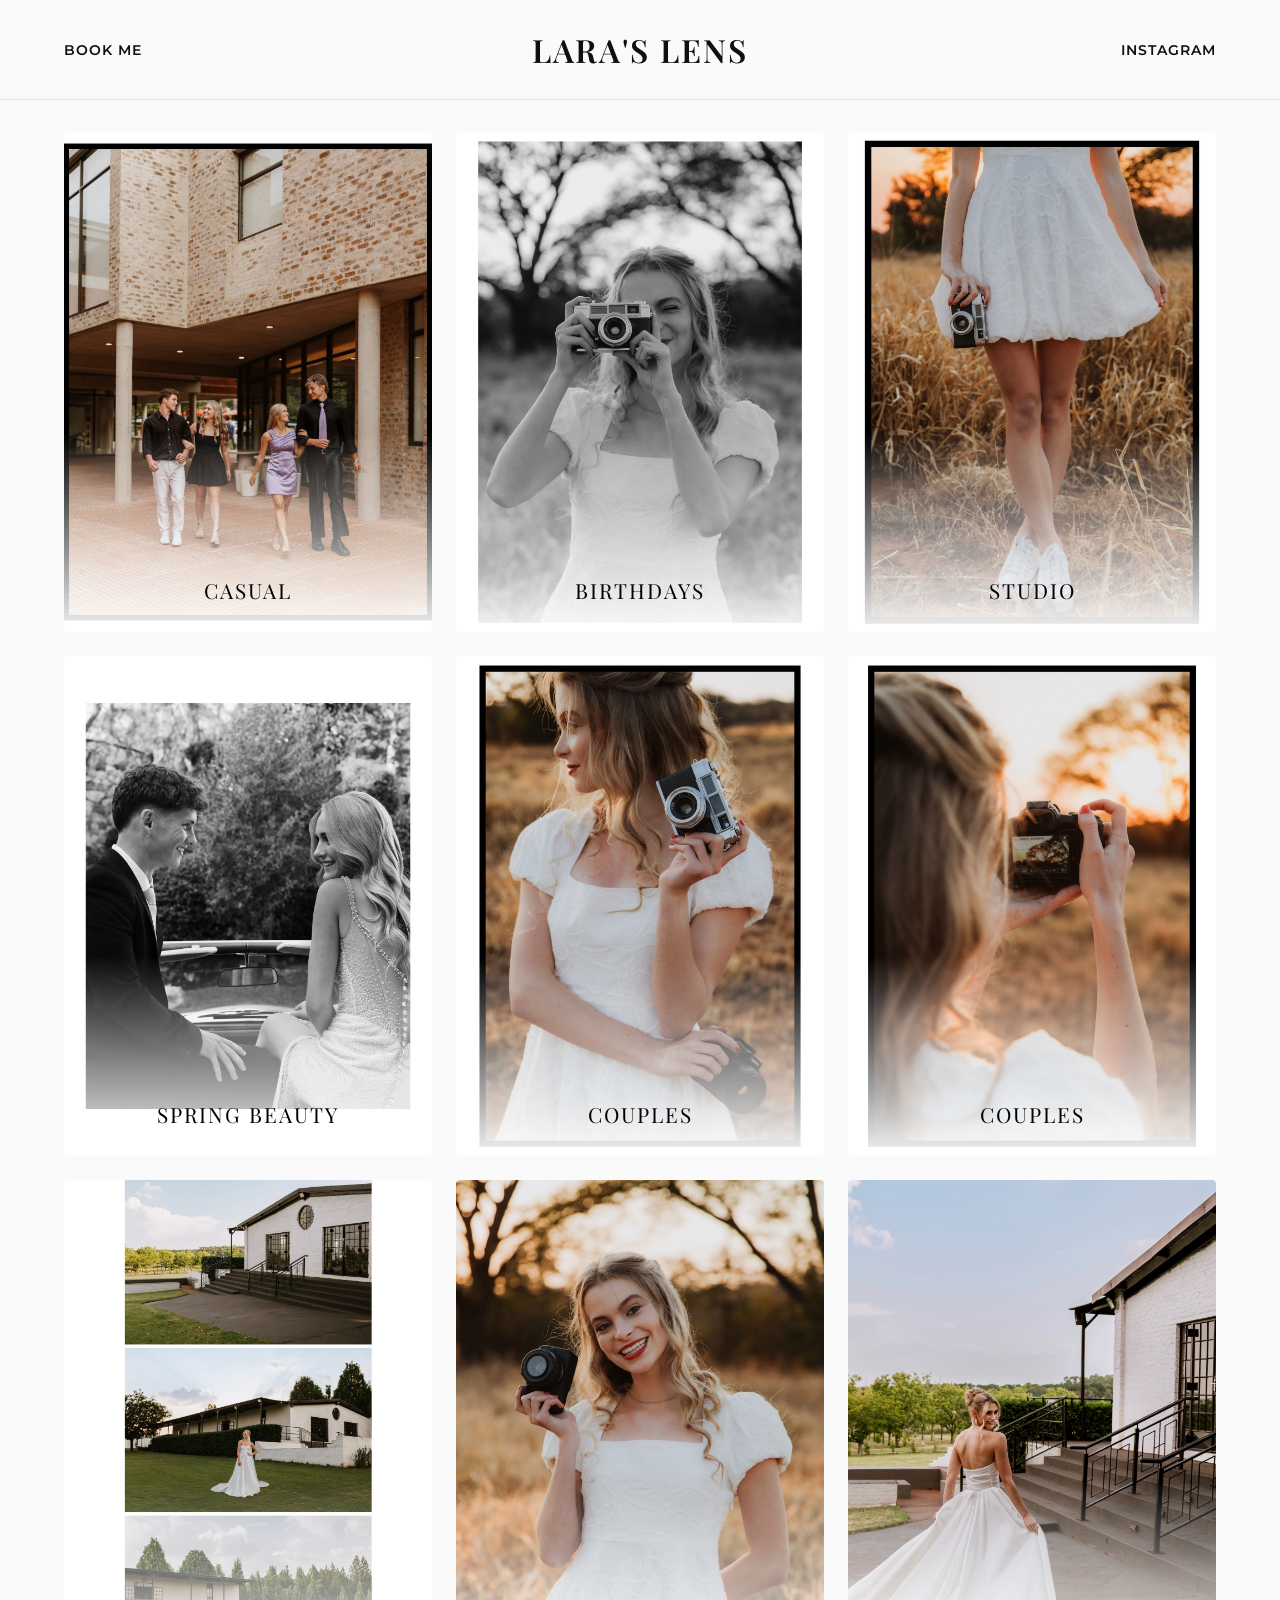
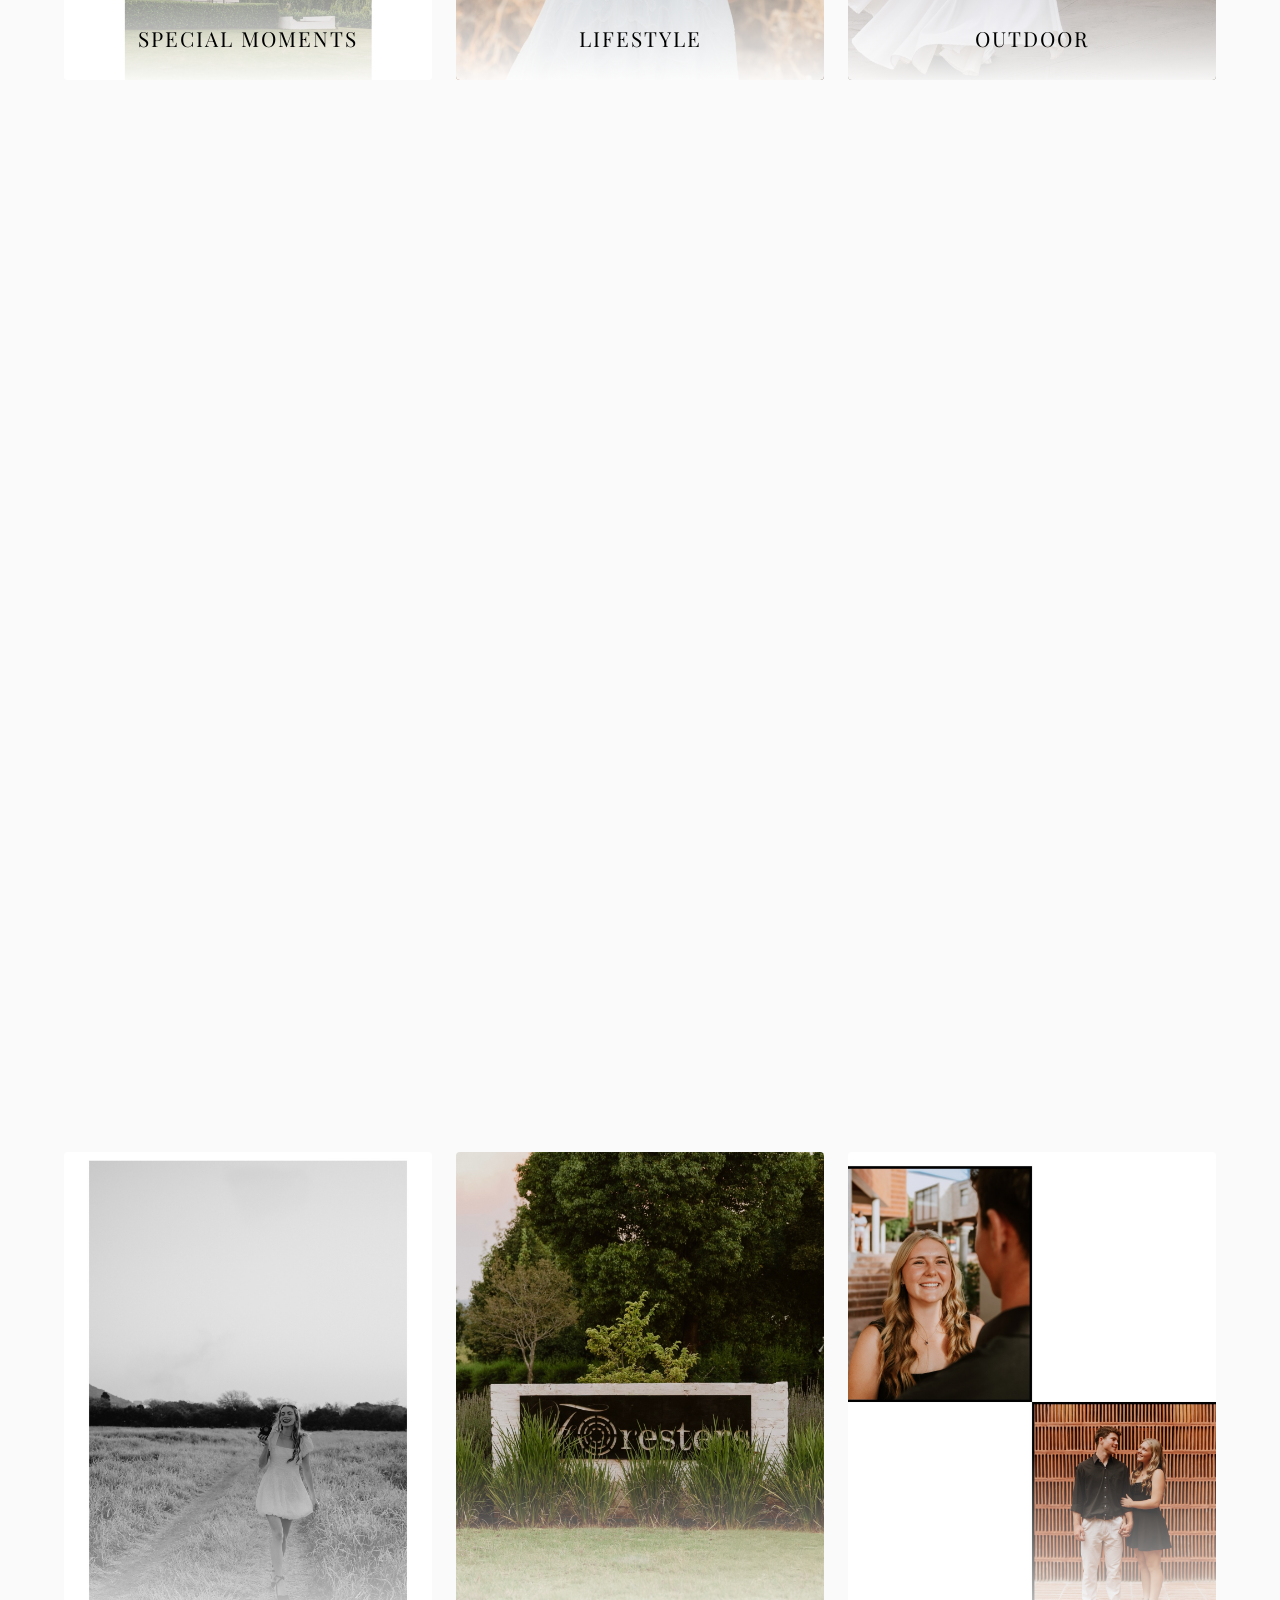
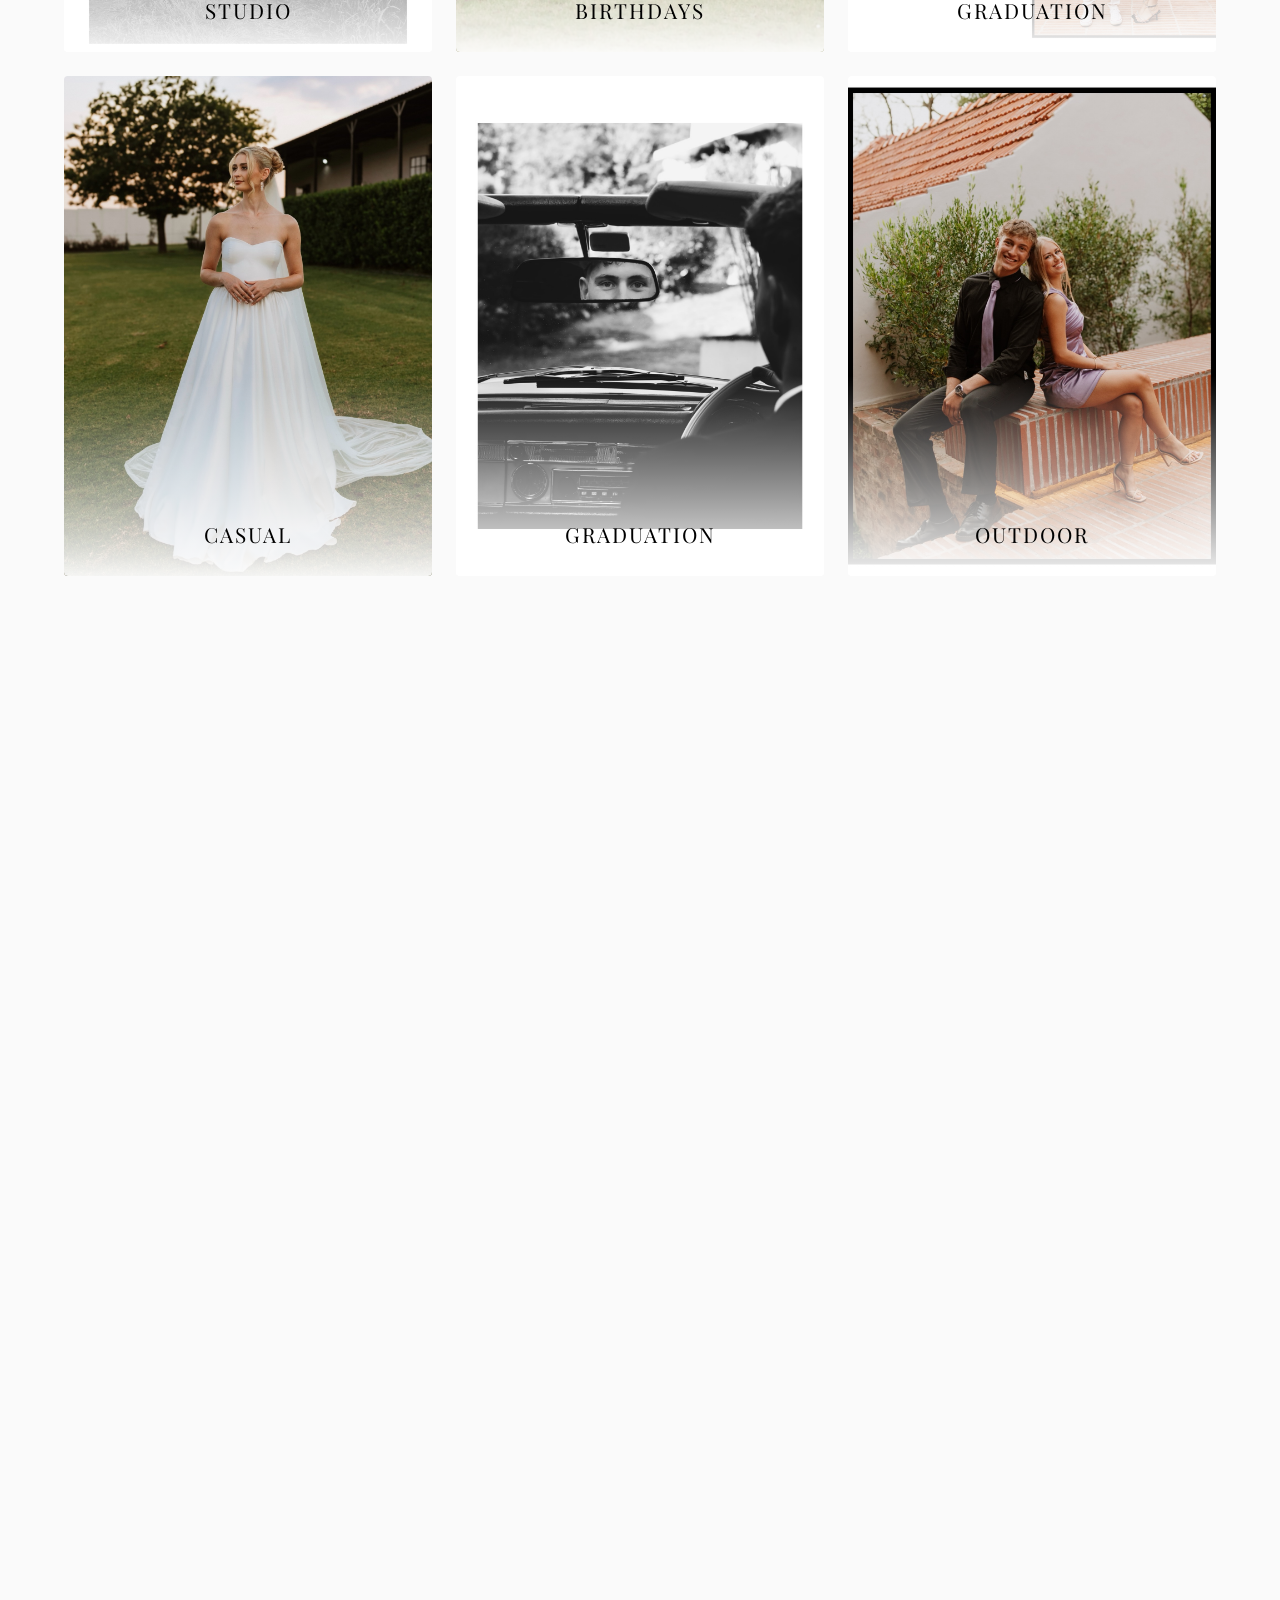
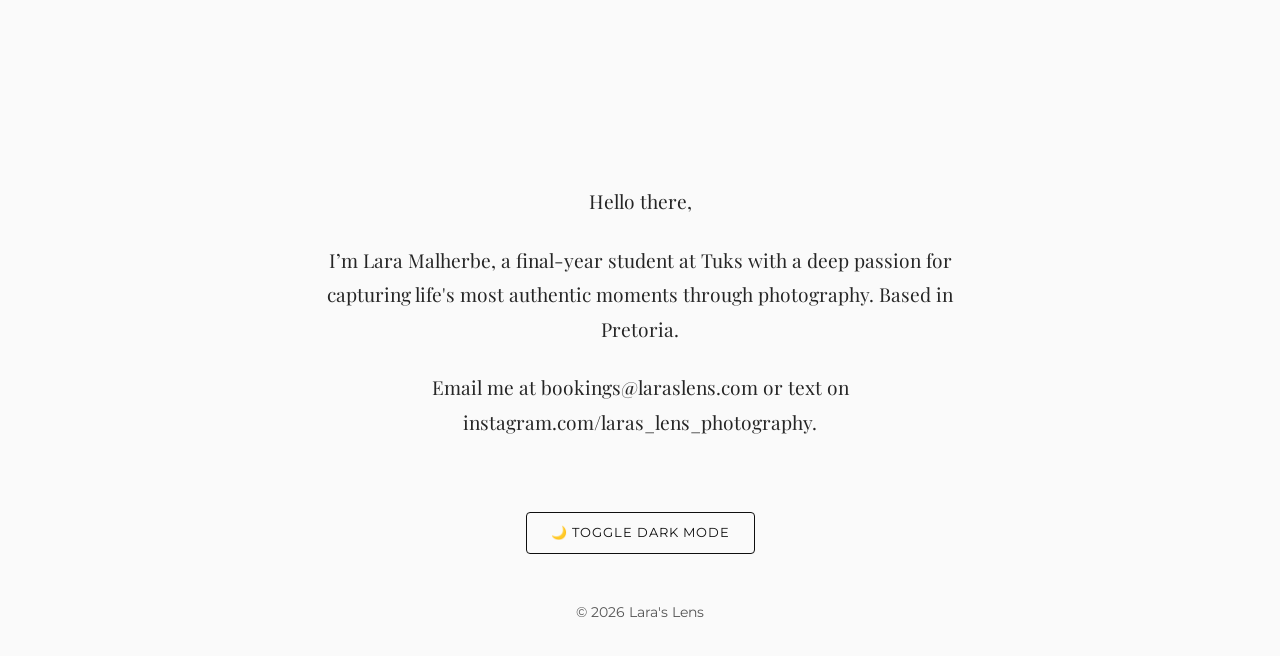
<file: index.html>
<!DOCTYPE html>
<html lang="en">
<head>
    <meta charset="UTF-8">
    <meta name="viewport" content="width=device-width, initial-scale=1.0">
    <title>Lara's Lens | Photography</title>
    <link rel="icon" type="image/png" href="logo.png">
    <link rel="stylesheet" href="style.css">
</head>
<body>
    <!-- Apply theme immediately to prevent flashing -->
    <script>
        if (localStorage.getItem('theme') === 'dark') {
            document.body.classList.add('dark-mode');
        }
    </script>

    <header>
        <div class="nav-left">
            <a href="book_me.html" class="book-btn">Book Me</a> 
        </div>
        <div class="nav-center">
            <a href="index.html" class="logo">LARA'S LENS</a>
        </div>
        <div class="nav-right">
            <a href="https://www.instagram.com/laras_lens_photography/" target="_blank">
                <span class="desktop-text">Instagram</span>
                <span class="mobile-text">Ig</span>
            </a>
        </div>
    </header>

    <main id="gallery-container" class="gallery-container">
        <!-- JavaScript will inject the Cloudinary photos here -->
    </main>

    <footer class="about-footer">
        <div class="footer-content">
            <p>Hello there,</p>
            <p>I’m Lara Malherbe, a final-year student at Tuks with a deep passion for capturing life's most authentic moments through photography. Based in Pretoria.</p>
            <p>Email me at <a href="mailto:bookings@laraslens.com">bookings@laraslens.com</a> or text on <br>
            <a href="https://www.instagram.com/laras_lens_photography/" target="_blank">instagram.com/laras_lens_photography</a>.</p>
        </div>
        
        <!-- Dark Mode Toggle Button -->
        <div class="theme-toggle-wrapper">
            <button id="themeToggle" class="theme-btn"> Toggle Dark Mode</button>
        </div>

        <div class="copyright">
            &copy; 2026 Lara's Lens
        </div>
    </footer>

    <script src="script.js"></script>
</body>
</html>
</file>
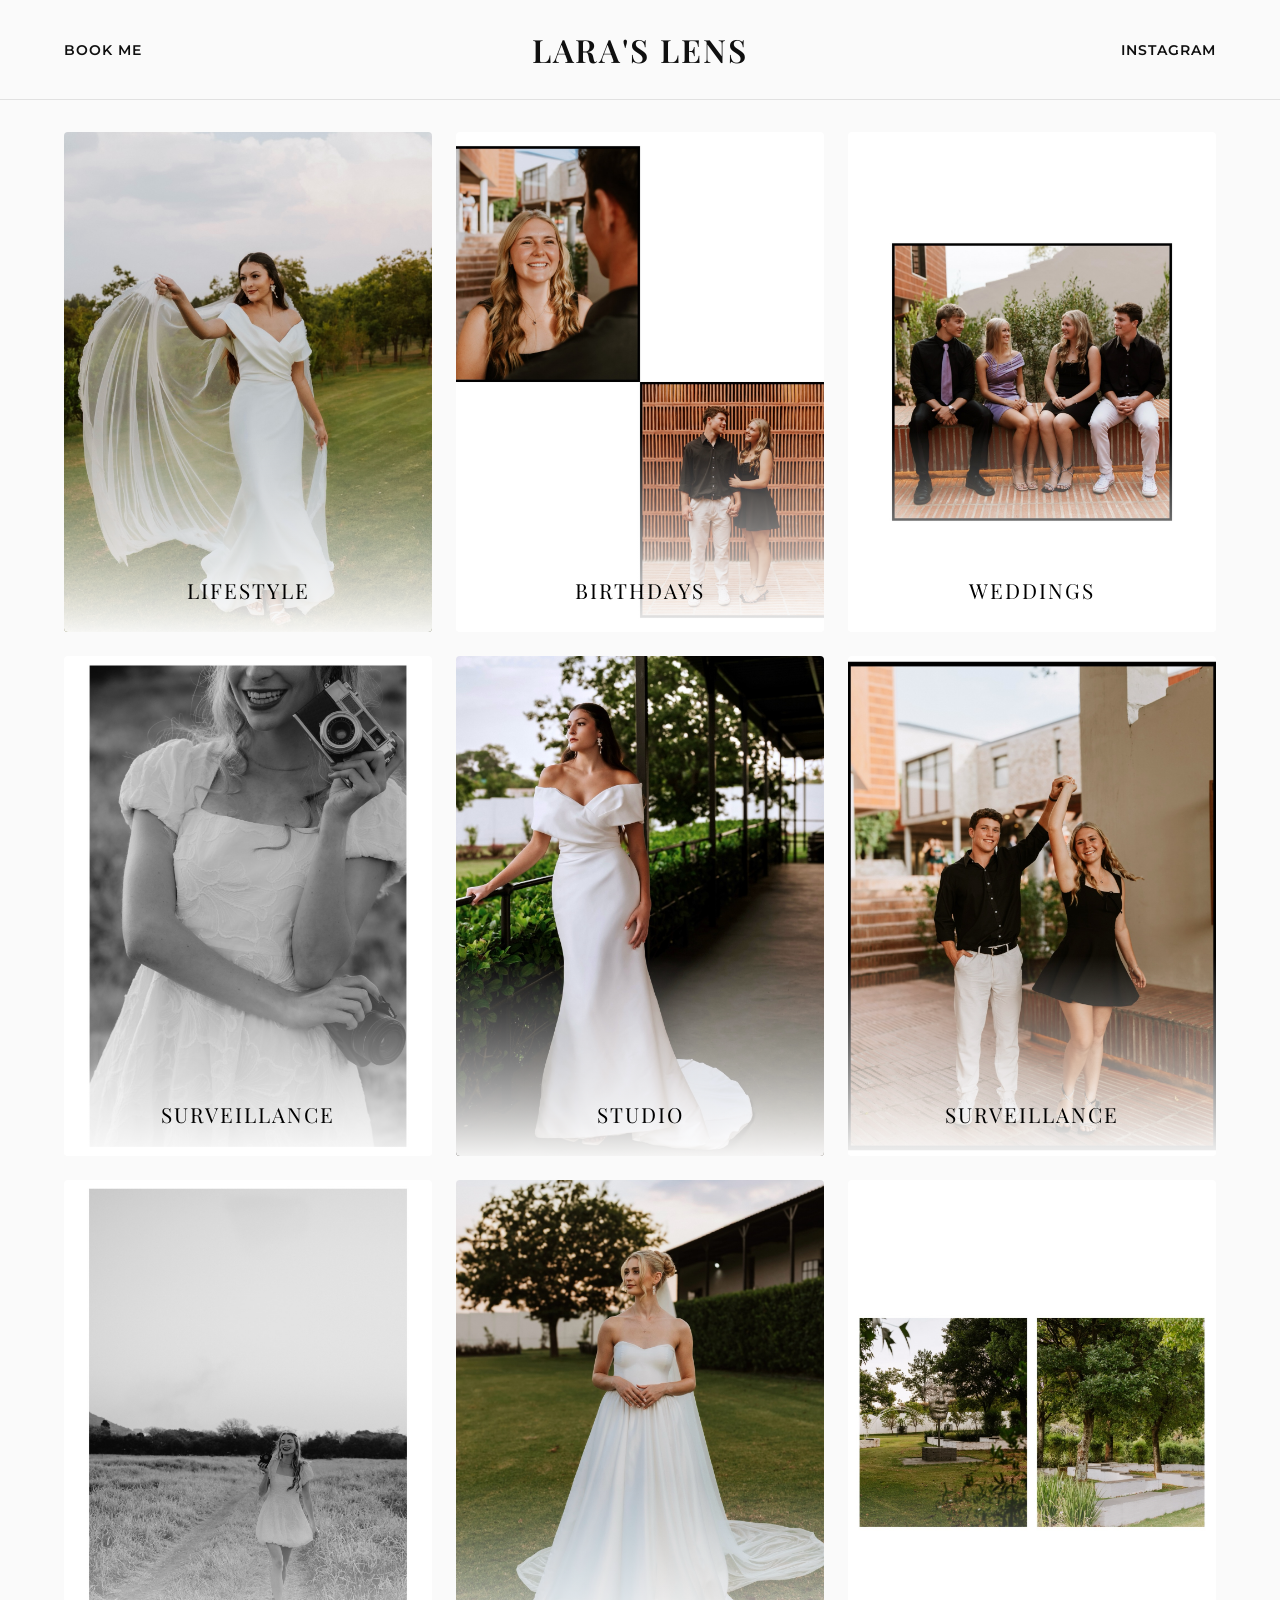
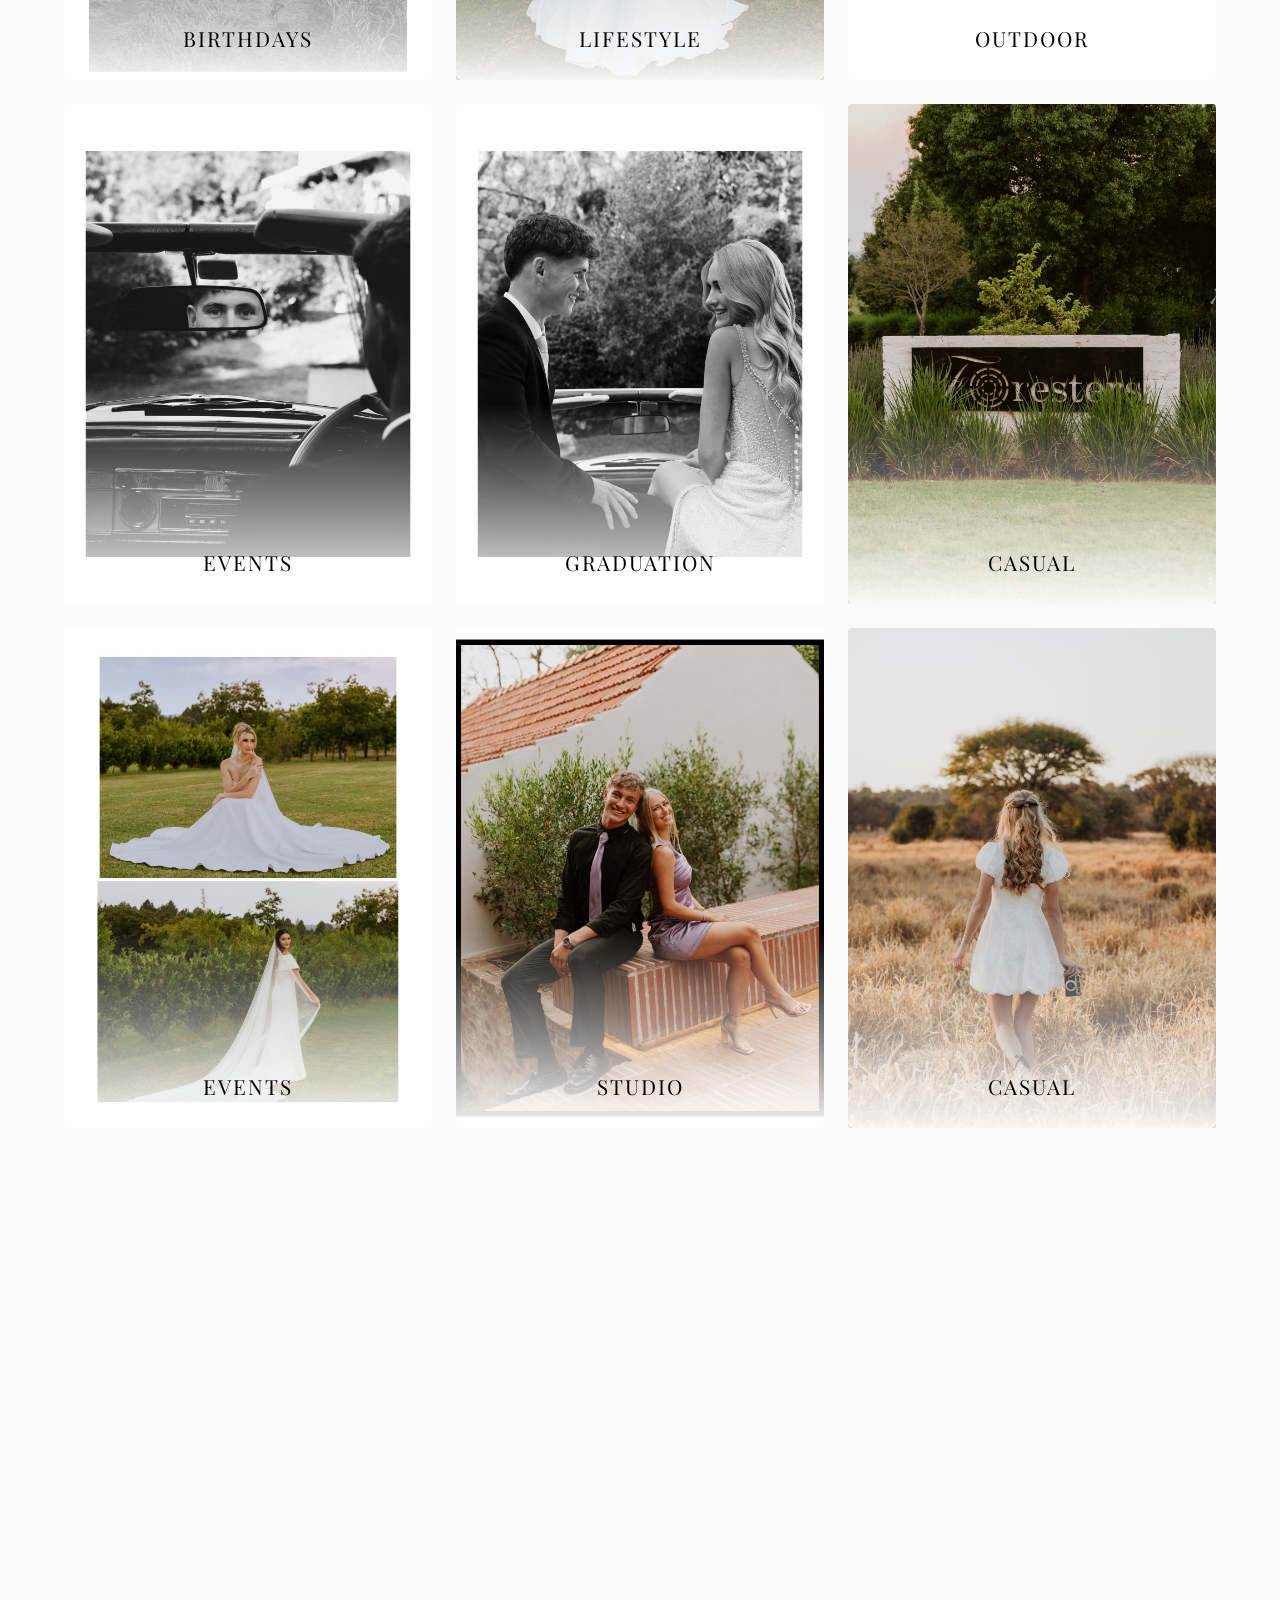
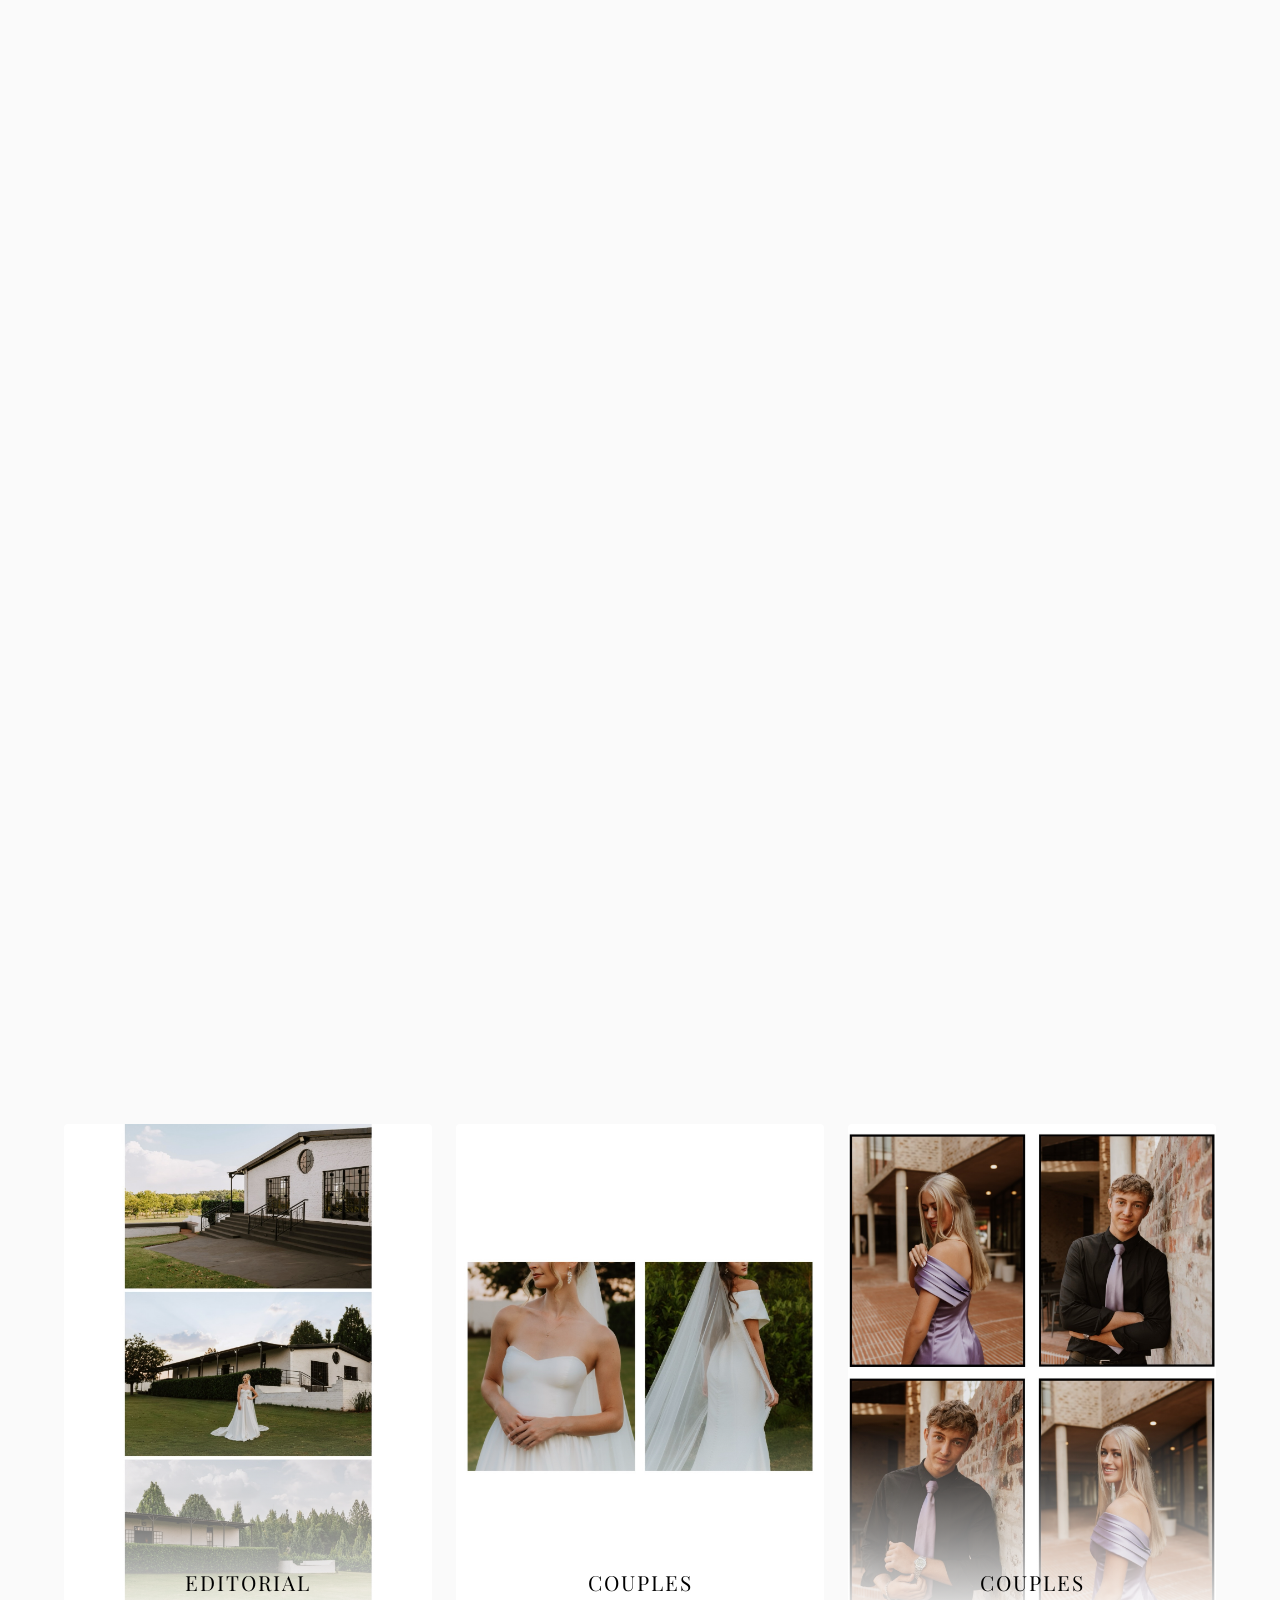
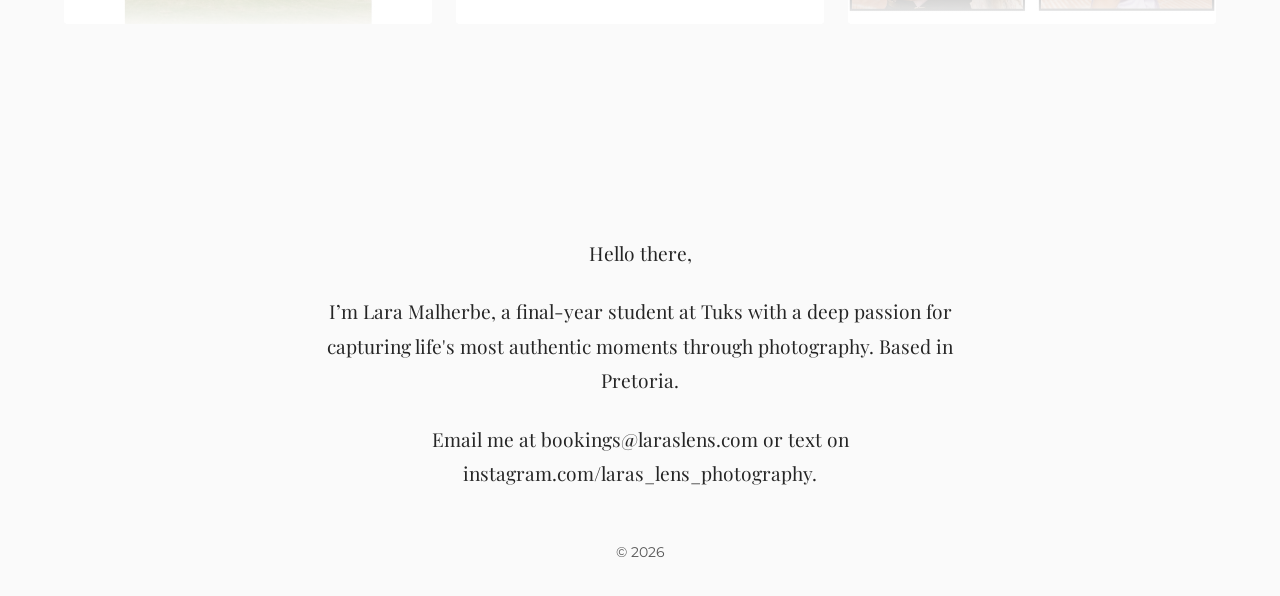
<file: Index.html>
<!DOCTYPE html>
<html lang="en">
<head>
    <meta charset="UTF-8">
    <meta name="viewport" content="width=device-width, initial-scale=1.0">
    <title>Lara's Lens | Photography</title>
    <link rel="icon" type="image/png" href="logo.png">
    <link rel="stylesheet" href="style.css">
</head>
<body>

    <header>
        <div class="nav-left">
            <a href="book_me.html">Book Me</a> 
        </div>
        <div class="nav-center">
            <a href="Index.html" class="logo">LARA'S LENS</a>
        </div>
        <div class="nav-right">
            <a href="https://www.instagram.com/laras_lens_photography/" target="_blank">
                <span class="desktop-text">Instagram</span>
                <span class="mobile-text">Ig</span>
            </a>
        </div>
    </header>

    <main id="gallery-container" class="gallery-container">
        <!-- JavaScript will inject the shuffled photos here -->
    </main>

    <!-- New About / Footer Section -->
    <footer class="about-footer">
        <div class="footer-content">
            <p></p>
            <p></p>
            <p></p>
            <p>Hello there,</p>
            <p>I’m Lara Malherbe, a final-year student at Tuks with a deep passion for capturing life's most authentic moments through photography. Based in Pretoria.</p>
            <p>Email me at <a href="mailto:bookings@laraslens.com">bookings@laraslens.com</a> or text on <br>
            <a href="https://www.instagram.com/laras_lens_photography/" target="_blank">instagram.com/laras_lens_photography</a>.
        <p></p>
    <p></p>
</p>
        </div>
        <div class="copyright">
            &copy; 2026
        </div>
    </footer>

    <script>
        const imageNumbers = [1, 2, 3, 5, 6, 7, 8, 9, 10, 11, 12, 13, 14, 15, 16, 17, 18, 19, 20, 21, 22, 23, 24, 25, 26, 27, 28];
        
        // 14 unique headings
        const baseHeadings = [
            "Weddings", "Special Moments", "Birthdays", "Editorial",
            "Portraits", "Spring Beauty", "Surveillance", "Graduation",
            "Casual", "Events", "Studio", "Outdoor", "Lifestyle", "Couples"
        ];

        // Duplicate the headings so we have exactly 28, then shuffle them
        let fullHeadings = [...baseHeadings, ...baseHeadings];

        function shuffleArray(array) {
            for (let i = array.length - 1; i > 0; i--) {
                const j = Math.floor(Math.random() * (i + 1));
                [array[i], array[j]] = [array[j], array[i]];
            }
            return array;
        }

        const shuffledImages = shuffleArray([...imageNumbers]);
        fullHeadings = shuffleArray(fullHeadings); // Shuffle the 28 headings

        const gallery = document.getElementById('gallery-container');

        shuffledImages.forEach(num => {
            // Pop removes the last item from the array, guaranteeing no over-repetition
            const assignedHeading = fullHeadings.pop(); 

            const box = document.createElement('div');
            box.className = 'photo-box';

            const img = document.createElement('img');
            img.src = `pic${num}.jpg`;
            img.alt = assignedHeading;
            img.loading = "lazy"; 

            const label = document.createElement('div');
            label.className = 'photo-label';
            label.textContent = assignedHeading;

            box.appendChild(img);
            box.appendChild(label);
            gallery.appendChild(box);
        });

        const observer = new IntersectionObserver((entries) => {
            entries.forEach((entry) => {
                if (entry.isIntersecting) {
                    entry.target.classList.add('show');
                }
            });
        }, {
            threshold: 0.15 
        });

        const hiddenElements = document.querySelectorAll('.photo-box');
        hiddenElements.forEach((el) => observer.observe(el));
    </script>
</body>
</html>
</file>
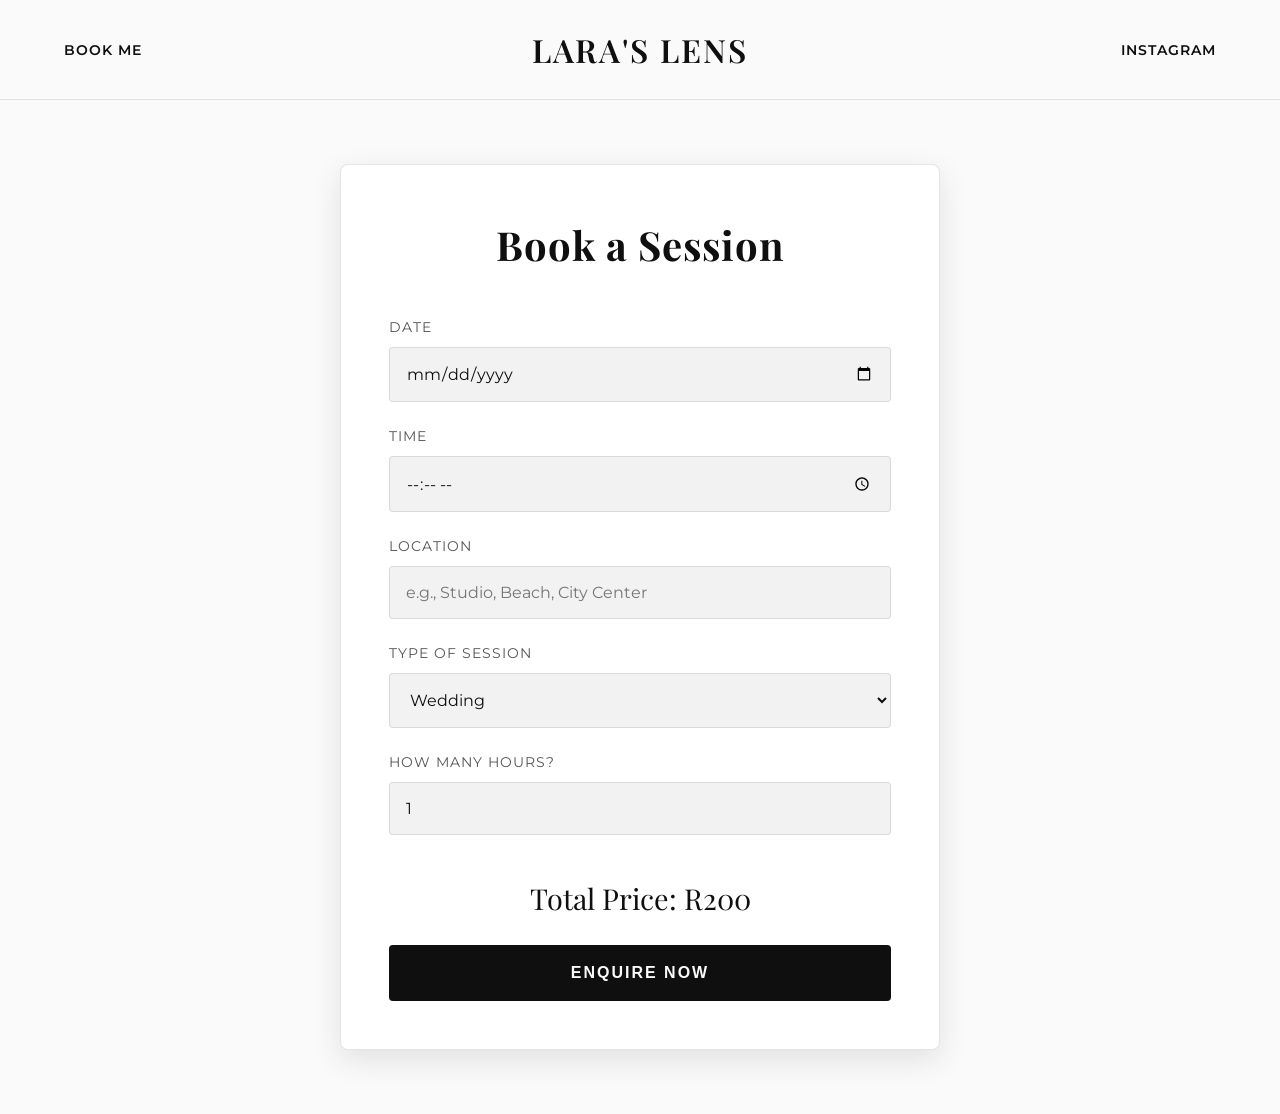
<file: book_me.html>
<!DOCTYPE html>
<html lang="en">
<head>
    <meta charset="UTF-8">
    <meta name="viewport" content="width=device-width, initial-scale=1.0">
    <title>Book Me | Lara's Lens</title>
    <link rel="icon" type="image/png" href="logo.png">
    <link rel="stylesheet" href="style.css">
</head>
<body>
    <!-- Maintain chosen theme on this page too -->
    <script>
        if (localStorage.getItem('theme') === 'dark') {
            document.body.classList.add('dark-mode');
        }
    </script>

    <header>
        <div class="nav-left">
            <a href="book_me.html" class="book-btn">Book Me</a>
        </div>
        <div class="nav-center">
            <a href="index.html" class="logo">LARA'S LENS</a>
        </div>
        <div class="nav-right">
            <a href="https://www.instagram.com/laras_lens_photography/" target="_blank">
                <span class="desktop-text">Instagram</span>
                <span class="mobile-text">Ig</span>
            </a>
        </div>
    </header>

    <main class="booking-container">
        <h1>Book a Session</h1>
        <form id="bookingForm">
            <div class="form-group">
                <label for="date">Date</label>
                <input type="date" id="date" required>
            </div>

            <div class="form-group">
                <label for="time">Time</label>
                <input type="time" id="time" required>
            </div>

            <div class="form-group">
                <label for="location">Location</label>
                <input type="text" id="location" placeholder="e.g., Studio, Beach, City Center" required>
            </div>

            <div class="form-group">
                <label for="sessionType">Type of Session</label>
                <select id="sessionType" required>
                    <option value="Wedding">Wedding</option>
                    <option value="Graduation">Graduation</option>
                    <option value="Casual">Casual / Lifestyle</option>
                    <option value="Portrait">Portrait</option>
                </select>
            </div>

            <div class="form-group">
                <label for="hours">How many hours?</label>
                <input type="number" id="hours" min="1" max="12" value="1" required>
            </div>

            <div class="price-display">
                Total Price: <span id="priceLabel">R200</span>
            </div>

            <button type="button" class="btn" onclick="sendEnquiry()">Enquire Now</button>
        </form>
    </main>

    <script>
        const ratePerHour = 200;
        const hoursInput = document.getElementById('hours');
        const priceLabel = document.getElementById('priceLabel');

        hoursInput.addEventListener('input', () => {
            const hours = hoursInput.value;
            const total = hours * ratePerHour;
            priceLabel.textContent = `R${total}`;
        });

        function sendEnquiry() {
            const date = document.getElementById('date').value;
            const time = document.getElementById('time').value;
            const hours = document.getElementById('hours').value;
            
            if(!date || !time) {
                alert("Please select a date and time first.");
                return;
            }

            const subject = encodeURIComponent("Photography Session Enquiry");
            const bodyText = `Hey im intrested in doing a photoshoot on ${date} at ${time} for ${hours} hours. Are you avalible ?`;
            const body = encodeURIComponent(bodyText);
            
            const email = "bookings@laraslens.com"; 
            
            window.location.href = `mailto:${email}?subject=${subject}&body=${body}`;
        }
    </script>
</body>
</html>
</file>
<file: style.css>
@import url('https://fonts.googleapis.com/css2?family=Montserrat:wght@300;400;600&family=Playfair+Display:ital,wght@0,400;1,400&display=swap');

/* --- THEME VARIABLES --- */
:root {
    /* LIGHT MODE (DEFAULT) */
    --bg-color: #fafafa;
    --text-color: #0f0f0f;
    --accent-color: #555;
    
    --border-color: rgba(0, 0, 0, 0.1);
    --form-bg: #ffffff;
    --input-bg: #f2f2f2;
    --shadow-color: rgba(0, 0, 0, 0.1);
    
    --photo-overlay: linear-gradient(to top, rgba(255,255,255,0.95), transparent);
    --label-color: #000;
    --label-shadow: none;
}

body.dark-mode {
    /* DARK MODE OVERRIDES */
    --bg-color: #0f0f0f;
    --text-color: #f4f4f4;
    --accent-color: #888;

    --border-color: rgba(255, 255, 255, 0.05);
    --form-bg: #151515;
    --input-bg: #0a0a0a;
    --shadow-color: rgba(0, 0, 0, 0.5);

    --photo-overlay: linear-gradient(to top, rgba(0,0,0,0.85), transparent);
    --label-color: #fff;
    --label-shadow: 1px 1px 3px rgba(0,0,0,0.5);
}

* {
    margin: 0;
    padding: 0;
    box-sizing: border-box;
}

body {
    background-color: var(--bg-color);
    color: var(--text-color);
    font-family: 'Montserrat', sans-serif;
    line-height: 1.6;
    overflow-x: hidden;
    transition: background-color 0.4s ease, color 0.4s ease;
}

/* --- STICKY HEADER --- */
header {
    position: sticky;
    top: 0;
    z-index: 1000;
    background-color: var(--bg-color);
    padding: 1.5rem 5%;
    display: flex;
    justify-content: space-between;
    align-items: center;
    border-bottom: 1px solid var(--border-color);
    transition: background-color 0.4s ease, border-color 0.4s ease;
}

.nav-left, .nav-right { flex: 1; }
.nav-right { text-align: right; }
.nav-center { flex: 2; text-align: center; }

.logo {
    font-family: 'Playfair Display', serif;
    font-size: 2rem;
    color: var(--text-color);
    text-decoration: none;
    letter-spacing: 2px;
}

header a {
    color: var(--text-color);
    text-decoration: none;
    text-transform: uppercase;
    font-size: 0.85rem;
    letter-spacing: 1px;
    font-weight: 600;
    transition: color 0.3s ease;
}

header a:hover {
    color: var(--accent-color);
}

.mobile-text { display: none; }

/* --- GALLERY LAYOUT --- */
.gallery-container {
    padding: 2rem 5%;
    display: grid;
    grid-template-columns: repeat(3, 1fr);
    gap: 1.5rem;
    perspective: 1200px; /* Essential for the 3D scroll effect */
}

/* Updated Cooler Animation */
.photo-box {
    position: relative;
    width: 100%;
    height: 500px;
    border-radius: 4px;
    overflow: hidden;
    /* 3D Transform, scaling, and blur for a sleek entrance */
    opacity: 0;
    transform: translateY(80px) scale(0.9) rotateX(-10deg);
    filter: blur(5px);
    transform-origin: top center;
    transition: opacity 0.8s cubic-bezier(0.2, 0.8, 0.2, 1),
                transform 0.8s cubic-bezier(0.2, 0.8, 0.2, 1),
                filter 0.8s ease-out;
}

.photo-box.show {
    opacity: 1;
    transform: translateY(0) scale(1) rotateX(0);
    filter: blur(0);
}

/* Gradient overlay */
.photo-box::after {
    content: '';
    position: absolute;
    bottom: 0;
    left: 0;
    width: 100%;
    height: 40%;
    background: var(--photo-overlay);
    z-index: 1;
    pointer-events: none;
    transition: background 0.4s ease;
}

.photo-box img {
    width: 100%;
    height: 100%;
    object-fit: cover; 
    display: block;
    transition: transform 0.8s ease;
}

.photo-box:hover img {
    transform: scale(1.05);
}

.photo-label {
    position: absolute;
    bottom: 25px;
    width: 100%;
    text-align: center;
    font-family: 'Playfair Display', serif;
    font-size: 1.3rem;
    color: var(--label-color);
    z-index: 2;
    letter-spacing: 2px;
    text-transform: uppercase;
    text-shadow: var(--label-shadow);
    transition: color 0.4s ease, text-shadow 0.4s ease;
}

/* --- THEME TOGGLE BUTTON --- */
.theme-toggle-wrapper {
    margin: 3rem 0;
}

.theme-btn {
    background: transparent;
    color: var(--text-color);
    border: 1px solid var(--text-color);
    padding: 0.8rem 1.5rem;
    font-family: 'Montserrat', sans-serif;
    text-transform: uppercase;
    letter-spacing: 1px;
    font-size: 0.8rem;
    cursor: pointer;
    border-radius: 4px;
    transition: all 0.3s ease;
}

.theme-btn:hover {
    background: var(--text-color);
    color: var(--bg-color);
}

/* --- ABOUT / FOOTER SECTION --- */
.about-footer {
    padding: 8rem 5% 2rem;
    text-align: center;
    font-family: 'Playfair Display', serif;
    display: flex;
    flex-direction: column;
    align-items: center;
    justify-content: space-between;
    min-height: 60vh;
    background-color: var(--bg-color);
    transition: background-color 0.4s ease;
}

.footer-content {
    max-width: 650px;
    margin: auto;
}

.footer-content p {
    margin-bottom: 1.5rem;
    font-size: 1.2rem;
    line-height: 1.8;
    color: var(--text-color);
    opacity: 0.9;
}

.footer-content a {
    color: var(--text-color);
    text-decoration: none;
    transition: opacity 0.3s ease;
}

.footer-content a:hover {
    opacity: 0.7;
}

.copyright {
    font-family: 'Montserrat', sans-serif;
    font-size: 0.85rem;
    color: var(--accent-color);
}

/* --- BOOKING PAGE --- */
.booking-container {
    max-width: 600px;
    margin: 4rem auto;
    padding: 3rem;
    background: var(--form-bg);
    border-radius: 8px;
    border: 1px solid var(--border-color);
    box-shadow: 0 10px 30px var(--shadow-color);
    transition: background 0.4s ease, border-color 0.4s ease, box-shadow 0.4s ease;
}

.booking-container h1 {
    font-family: 'Playfair Display', serif;
    margin-bottom: 2.5rem;
    text-align: center;
    font-size: 2.5rem;
    letter-spacing: 1px;
}

.form-group {
    margin-bottom: 1.5rem;
    display: flex;
    flex-direction: column;
}

label {
    margin-bottom: 0.5rem;
    font-weight: 400;
    font-size: 0.85rem;
    color: var(--accent-color);
    text-transform: uppercase;
    letter-spacing: 1px;
}

input, select {
    padding: 1rem;
    background: var(--input-bg);
    border: 1px solid var(--border-color);
    color: var(--text-color);
    border-radius: 4px;
    font-family: 'Montserrat', sans-serif;
    font-size: 1rem;
    transition: border-color 0.3s ease, background 0.4s ease, color 0.4s ease;
}

input:focus, select:focus {
    outline: none;
    border-color: var(--accent-color);
}

/* Icon colors for dark mode calendar/time picker */
body.dark-mode input[type="date"]::-webkit-calendar-picker-indicator,
body.dark-mode input[type="time"]::-webkit-calendar-picker-indicator {
    filter: invert(1);
    cursor: pointer;
}

input[type="date"]::-webkit-calendar-picker-indicator,
input[type="time"]::-webkit-calendar-picker-indicator {
    cursor: pointer;
}

.price-display {
    font-size: 1.8rem;
    text-align: center;
    margin: 2.5rem 0 1.5rem;
    font-weight: 400;
    font-family: 'Playfair Display', serif;
    color: var(--text-color);
}

.btn {
    display: block;
    width: 100%;
    padding: 1.2rem;
    background: var(--text-color);
    color: var(--bg-color);
    border: none;
    border-radius: 4px;
    font-size: 1rem;
    font-weight: 600;
    text-transform: uppercase;
    letter-spacing: 2px;
    cursor: pointer;
    transition: background 0.3s ease, transform 0.1s ease, color 0.3s ease;
}

.btn:hover {
    opacity: 0.8;
}

.btn:active {
    transform: scale(0.98);
}

/* --- MOBILE RESPONSIVENESS --- */
@media (max-width: 768px) {
    header { padding: 1.2rem 1.5rem; }
    .logo { font-size: 1.4rem; }
    
    .desktop-text { display: none; }
    .mobile-text { display: inline; }
    
    /* Make "Book Me" smaller on mobile */
    .book-btn { font-size: 0.65rem; }

    .gallery-container {
        grid-template-columns: 1fr 1fr;
        gap: 10px;
        padding: 10px;
    }

    .photo-box {
        height: 40vh; 
    }

    .photo-box:first-child {
        grid-column: 1 / -1; 
        height: 65vh; 
    }

    .photo-label {
        font-size: 1rem;
        bottom: 15px;
    }

    .about-footer {
        padding: 5rem 1.5rem 2rem;
        min-height: 50vh;
    }

    .footer-content p {
        font-size: 1rem;
    }
}
</file>
